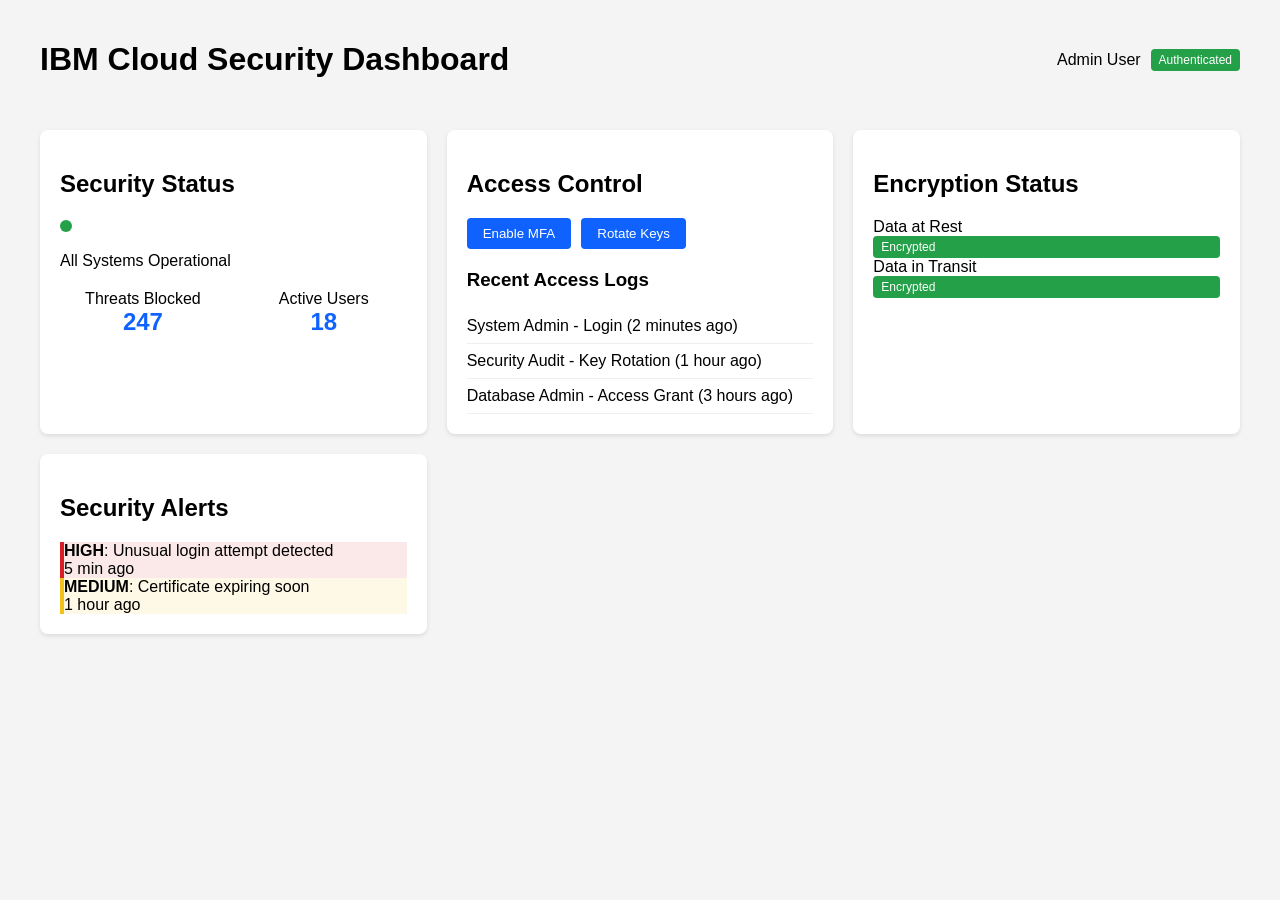
<file: cloud security/index.html>
<!DOCTYPE html>
<html lang="en">
<head>
    <meta charset="UTF-8">
    <meta name="viewport" content="width=device-width, initial-scale=1.0">
    <title>IBM Cloud Security Dashboard</title>
    <link rel="stylesheet" href="styles.css">
</head>
<body>
    <div class="container">
        <header>
            <h1>IBM Cloud Security Dashboard</h1>
            <div class="user-info">
                <span id="userName">Admin User</span>
                <span class="status-badge">Authenticated</span>
            </div>
        </header>

        <div class="dashboard-grid">
            <div class="security-card">
                <h2>Security Status</h2>
                <div class="status-indicator green"></div>
                <p>All Systems Operational</p>
                <div class="metrics">
                    <div class="metric">
                        <span>Threats Blocked</span>
                        <strong>247</strong>
                    </div>
                    <div class="metric">
                        <span>Active Users</span>
                        <strong>18</strong>
                    </div>
                </div>
            </div>

            <div class="security-card">
                <h2>Access Control</h2>
                <div class="access-controls">
                    <button onclick="toggleMFA()">Enable MFA</button>
                    <button onclick="rotateKeys()">Rotate Keys</button>
                </div>
                <div class="access-log">
                    <h3>Recent Access Logs</h3>
                    <ul id="accessLogs">
                        <!-- Logs will be populated by JavaScript -->
                    </ul>
                </div>
            </div>

            <div class="security-card">
                <h2>Encryption Status</h2>
                <div class="encryption-status">
                    <div class="status-item">
                        <span>Data at Rest</span>
                        <div class="status-badge green">Encrypted</div>
                    </div>
                    <div class="status-item">
                        <span>Data in Transit</span>
                        <div class="status-badge green">Encrypted</div>
                    </div>
                </div>
            </div>

            <div class="security-card">
                <h2>Security Alerts</h2>
                <div class="alerts" id="securityAlerts">
                    <!-- Alerts will be populated by JavaScript -->
                </div>
            </div>
        </div>
    </div>
    <script src="script.js"></script>
</body>
</html>
</file>
<file: cloud security/styles.css>
:root {
    --ibm-blue: #0f62fe;
    --ibm-gray: #4d5358;
    --success-green: #24a148;
    --warning-yellow: #f1c21b;
    --danger-red: #da1e28;
}

body {
    margin: 0;
    font-family: 'IBM Plex Sans', Arial, sans-serif;
    background-color: #f4f4f4;
}

.container {
    max-width: 1200px;
    margin: 0 auto;
    padding: 20px;
}

header {
    display: flex;
    justify-content: space-between;
    align-items: center;
    margin-bottom: 30px;
}

.user-info {
    display: flex;
    align-items: center;
    gap: 10px;
}

.dashboard-grid {
    display: grid;
    grid-template-columns: repeat(auto-fit, minmax(300px, 1fr));
    gap: 20px;
}

.security-card {
    background: white;
    border-radius: 8px;
    padding: 20px;
    box-shadow: 0 2px 4px rgba(0,0,0,0.1);
}

.status-indicator {
    width: 12px;
    height: 12px;
    border-radius: 50%;
    display: inline-block;
    margin-right: 8px;
}

.status-indicator.green {
    background-color: var(--success-green);
}

.metrics {
    display: grid;
    grid-template-columns: 1fr 1fr;
    gap: 15px;
    margin-top: 20px;
}

.metric {
    text-align: center;
}

.metric strong {
    display: block;
    font-size: 24px;
    color: var(--ibm-blue);
}

.access-controls {
    display: flex;
    gap: 10px;
    margin-bottom: 20px;
}

button {
    background-color: var(--ibm-blue);
    color: white;
    border: none;
    padding: 8px 16px;
    border-radius: 4px;
    cursor: pointer;
}

button:hover {
    opacity: 0.9;
}

.access-log ul {
    list-style: none;
    padding: 0;
    margin: 0;
}

.access-log li {
    padding: 8px 0;
    border-bottom: 1px solid #eee;
}

.status-badge {
    background-color: var(--success-green);
    color: white;
    padding: 4px 8px;
    border-radius: 4px;
    font-size: 12px;
}

.alerts {
    max-height: 200px;
    overflow-y: auto;
}

.algert-item {
    padding: 10px;
    margin: 5px 0;
    border-radius: 4px;
}

.alert-item.high {
    background-color: rgba(218, 30, 40, 0.1);
    border-left: 4px solid var(--danger-red);
}

.alert-item.medium {
    background-color: rgba(241, 194, 27, 0.1);
    border-left: 4px solid var(--warning-yellow);
}gg
</file>
